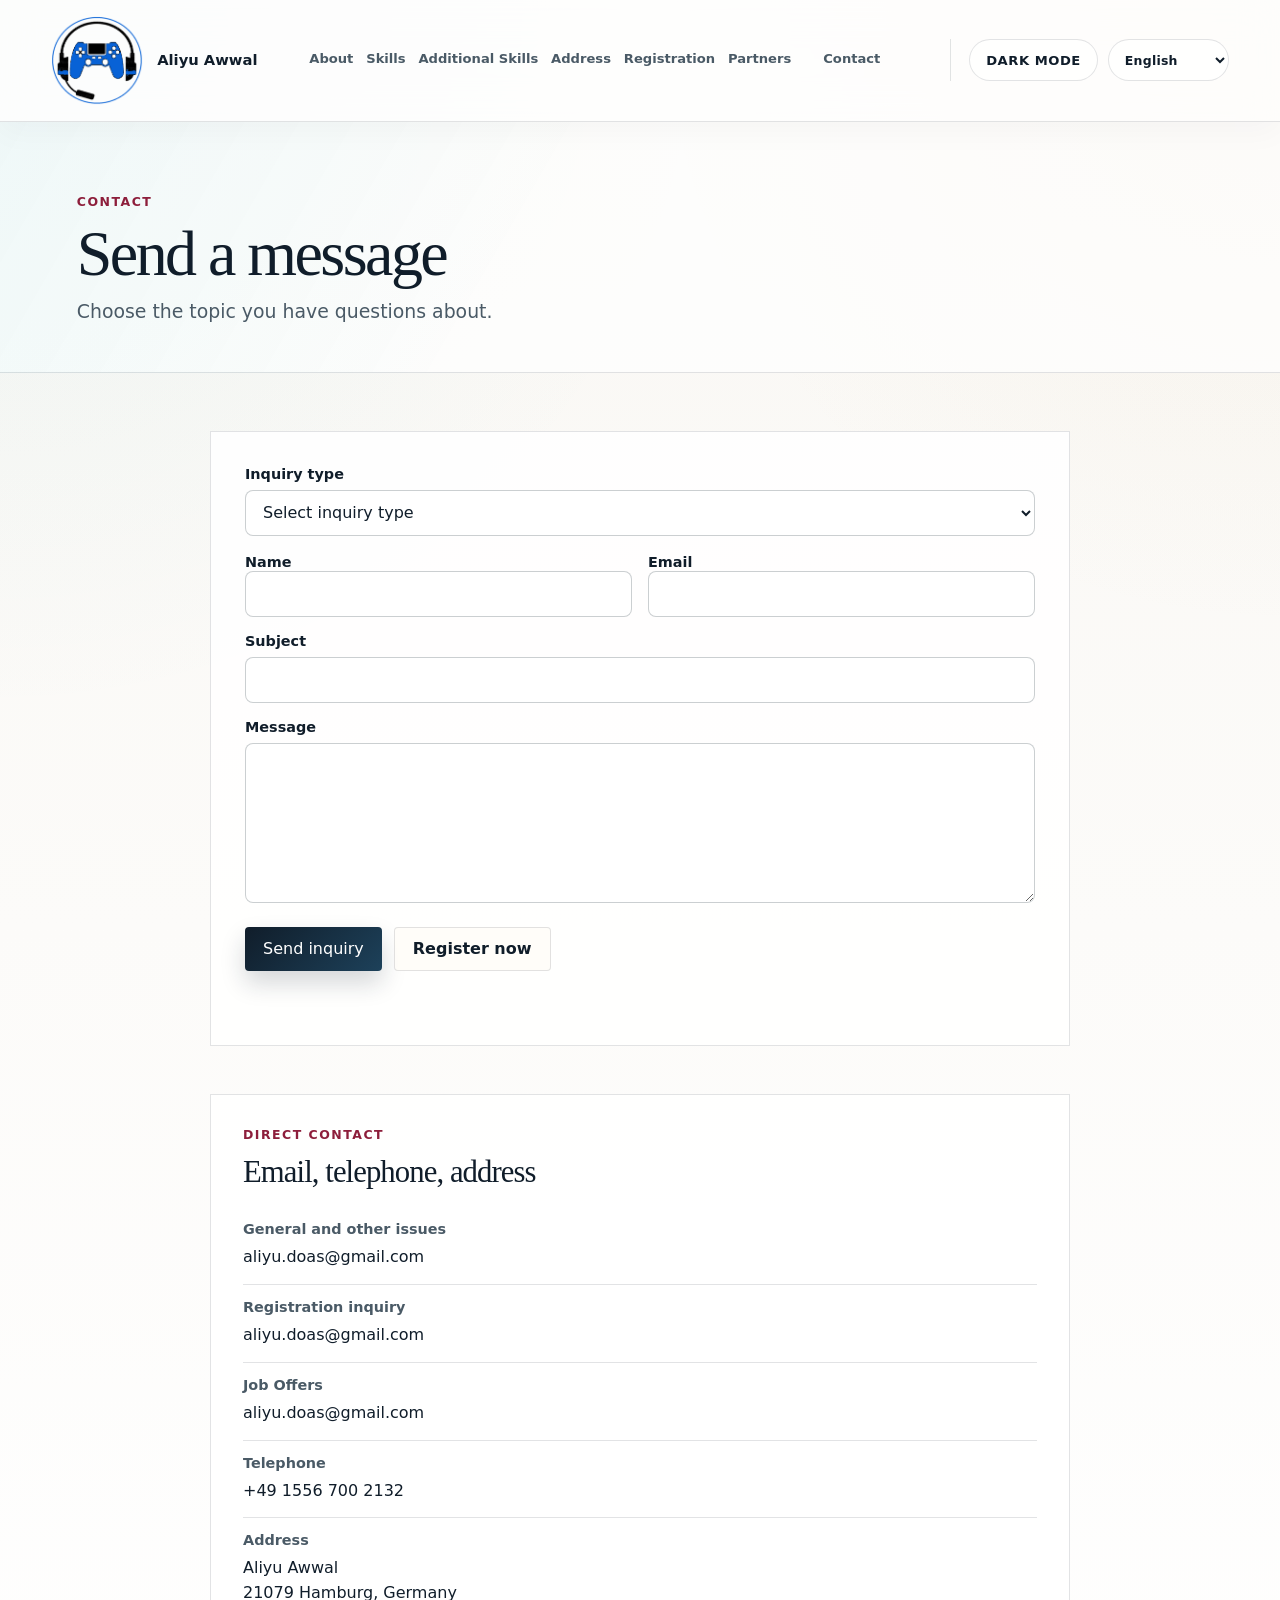
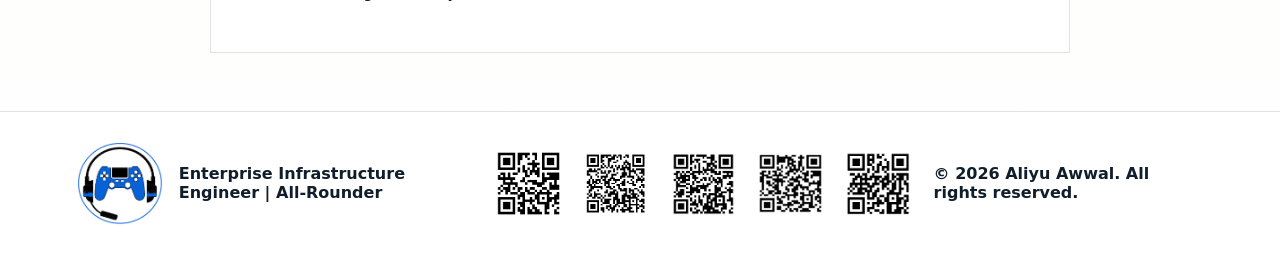
<file: contact.html>
<!doctype html>
<html lang="en">
  <head>
    <meta charset="utf-8">
    <meta name="viewport" content="width=device-width, initial-scale=1">
    <title>Contact Aliyu Awwal | Enterprise Infrastructure Engineer</title>
    <meta name="description" content="Contact Aliyu Awwal for enterprise infrastructure, IT support, operations, and professional opportunity inquiries.">
    <link rel="stylesheet" href="styles.css">
    <script src="scripts.js" defer></script>
    <script src="assets/forms.js" defer></script>
  </head>
  <body>
    <header class="site-header" aria-label="Conference header">
      <a class="brand" href="index.html#top" aria-label="Aliyu Awwal home">
        <img src="assets/gaminglogo.png" alt="Aliyu Awwal logo">
        <span>Aliyu Awwal</span>
      </a>

      <div class="nav-group">
        <nav aria-label="Primary navigation">
          <a href="index.html#about" data-i18n="nav.about">About</a>
          <a href="index.html#skills" data-i18n="nav.skills">Skills</a>
          <a href="index.html#additional-skills" data-i18n="nav.additionalSkills">Additional Skills</a>
          <a href="index.html#address" data-i18n="nav.address">Address</a>
          <a href="registration.html" data-i18n="nav.registration">Registration</a>
          <a href="index.html#partners" data-i18n="nav.partners">Partners</a>
        </nav>
        <a class="header-cta" href="contact.html" data-i18n="nav.contact">Contact</a>
      </div>

      <div class="header-controls">
        <button class="theme-toggle" id="theme-toggle" type="button" aria-label="Switch to dark mode" aria-pressed="false">
          <span class="theme-toggle-label">Dark mode</span>
        </button>
        <label class="language-switcher-wrap" for="language-switcher" aria-label="Select language">
          <span class="sr-only">Language</span>
          <select id="language-switcher" class="language-switcher" aria-label="Select language">
            <option value="en">English</option>
            <option value="de">Deutsch</option>
            <option value="pl">Polski</option>
            <option value="ar">العربية</option>
            <option value="fa">فارسی</option>
            <option value="fr">Français</option>
            <option value="es">Español</option>
            <option value="pt">Português</option>
            <option value="hi">हिन्दى</option>
          </select>
        </label>
      </div>
    </header>

    <main>
      <section class="page-hero compact">
        <p class="eyebrow" data-i18n="contact.kicker">Contact</p>
        <h1 data-i18n="contact.title">Send a message</h1>
        <p data-i18n="contact.subtitle">
          Choose the topic you have questions about.
        </p>
      </section>

      <section class="form-layout contact-layout">
        <form class="data-form" data-form-type="contact">
          <div class="form-row">
            <label for="topic" data-i18n="contact.topic">Inquiry type</label>
            <select id="topic" name="topic" required>
              <option value="" data-i18n="contact.topicSelect">Select inquiry type</option>
              <option value="General inquiry" data-email="aliyu.doas@gmail.com" data-i18n="contact.topicGeneral">General inquiry</option>
              <option value="Job Offers" data-email="aliyu.doas@gmail.com" data-i18n="contact.topicJobs">Job Offers</option>
              <option value="Registration inquiry" data-email="aliyu.doas@gmail.com" data-i18n="contact.topicRegistration">Registration inquiry</option>
              <option value="Other issues" data-email="aliyu.doas@gmail.com" data-i18n="contact.topicOther">Other issues</option>
            </select>
          </div>
          <div class="form-row two-columns">
            <div>
              <label for="name" data-i18n="contact.name">Name</label>
              <input id="name" name="name" type="text" autocomplete="name" required>
            </div>
            <div>
              <label for="email" data-i18n="contact.email">Email</label>
              <input id="email" name="email" type="email" autocomplete="email" required>
            </div>
          </div>
          <div class="form-row">
            <label for="subject" data-i18n="contact.subject">Subject</label>
            <input id="subject" name="subject" type="text" required>
          </div>
          <div class="form-row">
            <label for="message" data-i18n="contact.message">Message</label>
            <textarea id="message" name="message" rows="6" required></textarea>
          </div>
          <div class="form-actions">
            <button class="button primary" type="submit" data-i18n="contact.submit">Send inquiry</button>
            <a class="button secondary" href="registration.html" data-i18n="contact.registerNow">Register now</a>
          </div>
          <p class="form-status" role="status" aria-live="polite"></p>
        </form>

        <aside class="contact-panel" aria-labelledby="direct-contact-title">
          <p class="section-kicker" data-i18n="contact.panelKicker">Direct contact</p>
          <h2 id="direct-contact-title" data-i18n="contact.panelTitle">Email, telephone, address</h2>
          <div class="contact-list">
            <div>
              <span data-i18n="contact.generalIssues">General and other issues</span>
              <a href="mailto:aliyu.doas@gmail.com">aliyu.doas@gmail.com</a>
            </div>
            <div>
              <span data-i18n="contact.registrationIssues">Registration inquiry</span>
              <a href="mailto:aliyu.doas@gmail.com">aliyu.doas@gmail.com</a>
            </div>
            <div>
              <span data-i18n="contact.jobOffers">Job Offers</span>
              <a href="mailto:aliyu.doas@gmail.com">aliyu.doas@gmail.com</a>
            </div>
            <div>
              <span data-i18n="contact.telephone">Telephone</span>
              <a href="tel:+4915567002132">+49 1556 700 2132</a>
            </div>
            <div>
              <span data-i18n="contact.addressLabel">Address</span>
              <p data-i18n="contact.addressText">
                Aliyu Awwal<br>
                21079 Hamburg, Germany
              </p>
            </div>
          </div>
        </aside>
      </section>
    </main>

    <footer class="site-footer">
      <div>
        <img src="assets/gaminglogo.png" alt="calmadini logo">
        <p data-i18n="home.footerTitle">Enterprise  Infrastructure Engineer | All-Rounder</p>
      </div>
      <a href="mailto:aliyu.doas@gmail.com"><img src="assets/qrcodeemail.png" alt="Email QR code"></a>
      <a href="https://www.linkedin.com/in/aliyuawwal"><img src="assets/qrcodelinkedin.png" alt="LinkedIn QR code"></a>
      <a href="https://github.com/calmadini"><img src="assets/qrcodegithub.png" alt="GitHub QR code"></a>
      <a href="https://calmadini.github.io/aliyuawwal/"><img src="assets/qrcodeportfolio.png" alt="Portfolio QR code"></a>
      <a href="tel:+4915567002132"><img src="assets/qrcodephone.png" alt="Phone QR code"></a>

      <div><p>&copy; 2026 Aliyu Awwal. All rights reserved.</p></div>
    </footer>

    <script>
      (function () {
        const toggle = document.getElementById('theme-toggle');
        if (!toggle) return;

        const label = toggle.querySelector('.theme-toggle-label');

        function applyTheme(isDark) {
          document.body.classList.toggle('theme-dark', isDark);
          toggle.setAttribute('aria-pressed', String(isDark));
          toggle.setAttribute('aria-label', isDark ? 'Switch to light mode' : 'Switch to dark mode');
          if (label) {
            label.textContent = isDark ? 'Light mode' : 'Dark mode';
          }
          try {
            localStorage.setItem('portfolio-theme', isDark ? 'dark' : 'light');
          } catch (error) {
            // ignore storage issues for local file previews
          }
        }

        try {
          const savedTheme = localStorage.getItem('portfolio-theme');
          const prefersDark = window.matchMedia && window.matchMedia('(prefers-color-scheme: dark)').matches;
          applyTheme(savedTheme ? savedTheme === 'dark' : prefersDark);
        } catch (error) {
          applyTheme(false);
        }

        toggle.addEventListener('click', function () {
          applyTheme(!document.body.classList.contains('theme-dark'));
        });
      })();
    </script>
  </body>
</html>
</file>
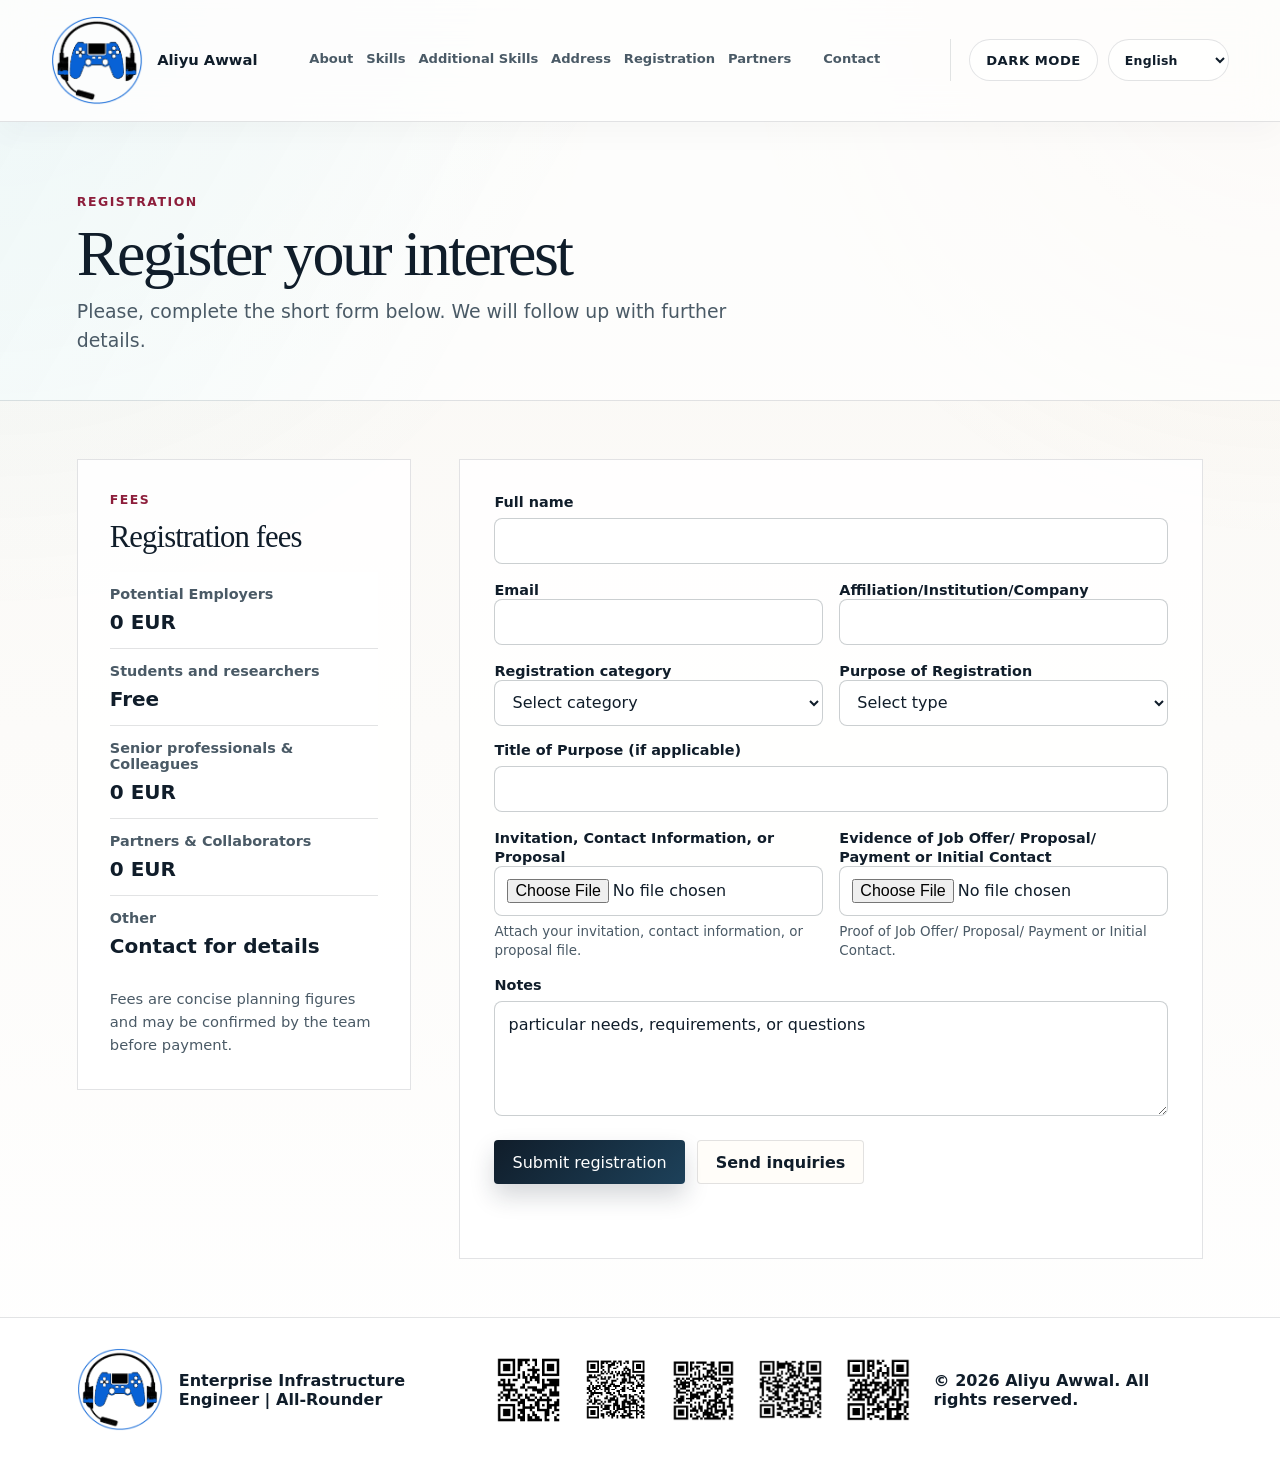
<file: registration.html>
<!doctype html>
<html lang="en">
  <head>
    <meta charset="utf-8">
    <meta name="viewport" content="width=device-width, initial-scale=1">
    <title>Register with Aliyu Awwal | Enterprise Infrastructure Engineer</title>
    <meta name="description" content="Register your interest with Aliyu Awwal for enterprise infrastructure, IT support, and operations opportunities across Germany and beyond.">
    <link rel="stylesheet" href="styles.css">
    <script src="scripts.js" defer></script>
    <script src="assets/forms.js" defer></script>
  </head>
  <body>
    <header class="site-header" aria-label="Portfolio header">
      <a class="brand" href="index.html#top" aria-label="Aliyu Awwal home">
        <img src="assets/gaminglogo.png" alt="Aliyu Awwal logo">
        <span>Aliyu Awwal</span>
      </a>

      <div class="nav-group">
        <nav aria-label="Primary navigation">
          <a href="index.html#about" data-i18n="nav.about">About</a>
          <a href="index.html#skills" data-i18n="nav.skills">Skills</a>
          <a href="index.html#additional-skills" data-i18n="nav.additionalSkills">Additional Skills</a>
          <a href="index.html#address" data-i18n="nav.address">Address</a>
          <a href="registration.html" data-i18n="nav.registration">Registration</a>
          <a href="index.html#partners" data-i18n="nav.partners">Partners</a>
        </nav>
        <a class="header-cta" href="contact.html" data-i18n="nav.contact">Contact</a>
      </div>

      <div class="header-controls">
        <button class="theme-toggle" id="theme-toggle" type="button" aria-label="Switch to dark mode" aria-pressed="false">
          <span class="theme-toggle-label">Dark mode</span>
        </button>
        <label class="language-switcher-wrap" for="language-switcher" aria-label="Select language">
          <span class="sr-only">Language</span>
          <select id="language-switcher" class="language-switcher" aria-label="Select language">
            <option value="en">English</option>
            <option value="de">Deutsch</option>
            <option value="pl">Polski</option>
            <option value="ar">العربية</option>
            <option value="fa">فارسی</option>
            <option value="fr">Français</option>
            <option value="es">Español</option>
            <option value="pt">Português</option>
            <option value="hi">हिन्दी</option>
          </select>
        </label>
      </div>
    </header>

    <main>
      <section class="page-hero compact">
        <p class="eyebrow" data-i18n="register.kicker">Registration</p>
        <h1 data-i18n="register.title">Register your interest</h1>
        <p data-i18n="register.subtitle">
          Please, complete the short form below. We will follow up with further details.
        </p>
      </section>

      <section class="form-layout">
        <aside class="fee-panel" aria-labelledby="fees-title">
          <p class="section-kicker" data-i18n="register.feesKicker">Fees</p>
          <h2 id="fees-title" data-i18n="register.feesTitle">Registration fees</h2>
          <div class="fee-list">
           
            <div>
              <span data-i18n="register.feeEmployer">Potential Employers</span>
              <strong data-i18n="register.feeEmployerValue">0 EUR</strong>
            </div>
             <div>
              <span data-i18n="register.feeStudents">Students and researchers</span>
              <strong data-i18n="register.feeStudentsValue">Free</strong>
            </div>
            <div>
              <span data-i18n="register.feeProfessionals">Senior professionals &amp; Colleagues</span>
              <strong data-i18n="register.feeProfessionalsValue">0 EUR</strong>
            </div>
            <div>
              <span data-i18n="register.feePartners">Partners &amp; Collaborators</span>
              <strong data-i18n="register.feePartnersValue">0 EUR</strong>
            </div>
            <div>
              <span data-i18n="register.feeOther">Other</span>
              <strong data-i18n="register.feeOtherValue">Contact for details</strong>
            </div>
          </div>
          <p class="small-note" data-i18n="register.feeNote">
            Fees are concise planning figures and may be confirmed by the team before payment.
          </p>
        </aside>

        <form class="data-form" data-form-type="registration">
          <div class="form-row">
            <label for="fullName" data-i18n="register.fullName">Full name</label>
            <input id="fullName" name="fullName" type="text" autocomplete="name" required>
          </div>
          <div class="form-row two-columns">
            <div>
              <label for="email" data-i18n="register.email">Email</label>
              <input id="email" name="email" type="email" autocomplete="email" required>
            </div>
            <div>
              <label for="affiliation" data-i18n="register.affiliation">Affiliation/Institution/Company</label>
              <input id="affiliation" name="affiliation" type="text" required>
            </div>
          </div>
          <div class="form-row two-columns">
            <div>
              <label for="category" data-i18n="register.category">Registration category</label>
              <select id="category" name="category" required>
                <option value="" data-i18n="register.categorySelect">Select category</option>
                <option value="Potential employer - 50 EUR">Potential employer - 0 EUR</option>
                <option value="Student or research assistant - free">Student or research assistant - free</option>
                <option value="Senior professional or colleague - 200 EUR">Senior professional or colleague - 0 EUR</option>
                <option value="Partner or collaborator - free">Partner or collaborator - 0 EUR</option>
                <option value="Other">Other</option>
              </select>
            </div>
            <div>
              <label for="purpose" data-i18n="register.purpose">Purpose of Registration</label>
              <select id="purpose" name="purpose" required>
                <option value="" data-i18n="register.purposeSelect">Select type</option>
                <option data-i18n="register.purposeTalk">Talk</option>
                <option data-i18n="register.purposeInvitation">Invitation</option>
                <option data-i18n="register.purposeCollaboration">Collaboration</option>
                <option data-i18n="register.purposeUndecided">Undecided</option>
              </select>
            </div>
          </div>
          <div class="form-row">
            <label for="title" data-i18n="register.titlePurpose">Title of Purpose (if applicable)</label>
            <input id="title" name="title" type="text">
          </div>
          <div class="form-row two-columns">
            <div>
              <label for="registrationFile" data-i18n="register.fileOne">Invitation, Contact Information, or Proposal</label>
              <input id="registrationFile" name="registrationFile" type="file" accept=".pdf,.doc,.docx,.ppt,.pptx">
              <p class="field-help" data-i18n="register.fileOneHelp">Attach your invitation, contact information, or proposal file.</p>
            </div>
            <div>
              <label for="evidenceFile" data-i18n="register.fileTwo">Evidence of Job Offer/ Proposal/ Payment or Initial Contact</label>
              <input id="evidenceFile" name="evidenceFile" type="file" accept=".pdf,.jpg,.jpeg,.png,.doc,.docx">
              <p class="field-help" data-i18n="register.fileTwoHelp">Proof of Job Offer/ Proposal/ Payment or Initial Contact.</p>
            </div>
          </div>
          <div class="form-row">
            <label for="notes" data-i18n="register.notes">Notes</label>
            <textarea id="notes" name="notes" rows="4" data-i18n="register.notesPlaceholder" placeholder="particular needs, requirements, or questions"></textarea>
          </div>
          <div class="form-actions">
            <button class="button primary" type="submit" data-i18n="register.submit">Submit registration</button>
            <a class="button secondary" href="contact.html" data-i18n="register.inquiries">Send inquiries</a>
          </div>
          <p class="form-status" role="status" aria-live="polite"></p>
        </form>
      </section>
    </main>

    <footer class="site-footer">
      <div>
        <img src="assets/gaminglogo.png" alt="calmadini logo">
        <p data-i18n="home.footerTitle">Enterprise  Infrastructure Engineer | All-Rounder</p>
      </div>
      <a href="mailto:aliyu.doas@gmail.com"><img src="assets/qrcodeemail.png" alt="Email QR code"></a>
      <a href="https://www.linkedin.com/in/aliyuawwal"><img src="assets/qrcodelinkedin.png" alt="LinkedIn QR code"></a>
      <a href="https://github.com/calmadini"><img src="assets/qrcodegithub.png" alt="GitHub QR code"></a>
      <a href="https://calmadini.github.io/aliyuawwal/"><img src="assets/qrcodeportfolio.png" alt="Portfolio QR code"></a>
      <a href="tel:+4915567002132"><img src="assets/qrcodephone.png" alt="Phone QR code"></a>

      <div><p>&copy; 2026 Aliyu Awwal. All rights reserved.</p></div>
    </footer>
    <script>
      (function () {
        const toggle = document.getElementById('theme-toggle');
        if (!toggle) return;

        const label = toggle.querySelector('.theme-toggle-label');

        function applyTheme(isDark) {
          document.body.classList.toggle('theme-dark', isDark);
          toggle.setAttribute('aria-pressed', String(isDark));
          toggle.setAttribute('aria-label', isDark ? 'Switch to light mode' : 'Switch to dark mode');
          if (label) {
            label.textContent = isDark ? 'Light mode' : 'Dark mode';
          }
          try {
            localStorage.setItem('portfolio-theme', isDark ? 'dark' : 'light');
          } catch (error) {
            // ignore storage issues for local file previews
          }
        }

        try {
          const savedTheme = localStorage.getItem('portfolio-theme');
          const prefersDark = window.matchMedia && window.matchMedia('(prefers-color-scheme: dark)').matches;
          applyTheme(savedTheme ? savedTheme === 'dark' : prefersDark);
        } catch (error) {
          applyTheme(false);
        }

        toggle.addEventListener('click', function () {
          applyTheme(!document.body.classList.contains('theme-dark'));
        });
      })();
    </script>
  </body>
</html>
</file>
<file: styles.css>
:root {
  --ink: #101d2a;
  --ink-soft: #4a5a66;
  --paper: #f7f4ee;
  --paper-strong: #ffffff;
  --line: rgba(16, 29, 42, 0.12);
  --teal: #0d9aa6;
  --teal-dark: #0b7380;
  --garnet: #8d1e3b;
  --gold: #c7a15a;
  --mist: #edf5f7;
  --shadow: 0 24px 80px rgba(16, 29, 42, 0.12);
  --page-bg: #f9f7f3;
  --surface: rgba(255, 255, 255, 0.78);
  --surface-strong: #ffffff;
  --surface-soft: rgba(237, 245, 247, 0.72);
  --hero-overlay: linear-gradient(120deg, rgba(15, 31, 52, 0.82), rgba(15, 80, 112, 0.68));
  --muted: #5c6d78;
  font-family: Inter, ui-sans-serif, system-ui, -apple-system, BlinkMacSystemFont, "Segoe UI", sans-serif;
  color: var(--ink);
  background: var(--page-bg);
}

body.theme-dark {
  --ink: #f3efe8;
  --ink-soft: #d5dfe7;
  --paper: #0c1117;
  --paper-strong: #111a23;
  --line: rgba(255, 255, 255, 0.12);
  --teal: #6dd9e4;
  --teal-dark: #8ae4f3;
  --garnet: #da8ca0;
  --gold: #d4b06a;
  --mist: #16262f;
  --shadow: 0 30px 80px rgba(0, 0, 0, 0.38);
  --page-bg: #0b1015;
  --surface: rgba(17, 26, 35, 0.9);
  --surface-strong: #101a23;
  --surface-soft: rgba(18, 34, 43, 0.86);
  --hero-overlay: linear-gradient(120deg, rgba(9, 12, 16, 0.9), rgba(20, 35, 45, 0.82));
  --muted: #c9d4db;
}

* {
  box-sizing: border-box;
}

html {
  scroll-behavior: smooth;
}

body {
  margin: 0;
  background:
    radial-gradient(circle at top left, rgba(13, 154, 166, 0.06), transparent 32%),
    radial-gradient(circle at top right, rgba(199, 161, 90, 0.08), transparent 28%),
    linear-gradient(180deg, var(--page-bg) 0%, #ffffff 100%);
  color: var(--ink);
}

body.theme-dark {
  background:
    radial-gradient(circle at top left, rgba(109, 217, 228, 0.08), transparent 28%),
    radial-gradient(circle at top right, rgba(212, 176, 106, 0.1), transparent 24%),
    linear-gradient(180deg, var(--page-bg) 0%, #0d141b 100%);
  color: var(--ink);
}

a {
  color: inherit;
  text-decoration: none;
}

img {
  display: block;
  max-width: 100%;
}

.site-header {
  position: sticky;
  top: 0;
  z-index: 20;
  display: flex;
  align-items: center;
  justify-content: space-between;
  gap: 18px;
  min-height: 76px;
  padding: 16px clamp(20px, 4vw, 64px);
  border-bottom: 1px solid var(--line);
  background: rgba(255, 255, 255, 0.82);
  backdrop-filter: blur(18px);
  box-shadow: 0 10px 30px rgba(20, 36, 49, 0.03);
}

.nav-group {
  display: flex;
  align-items: center;
  justify-content: center;
  flex: 1 1 auto;
  gap: 12px;
  min-width: 0;
}

.header-controls {
  display: flex;
  align-items: center;
  justify-content: flex-end;
  gap: 10px;
  padding-left: 18px;
  border-left: 1px solid var(--line);
  flex-shrink: 0;
}

body.theme-dark .site-header {
  background: rgba(9, 14, 19, 0.9);
  border-bottom-color: rgba(255, 255, 255, 0.08);
  box-shadow: 0 14px 32px rgba(0, 0, 0, 0.24);
}

body.theme-dark .brand span,
body.theme-dark nav,
body.theme-dark nav a,
body.theme-dark .header-cta,
body.theme-dark .theme-toggle,
body.theme-dark .header-controls {
  color: #edf6fb;
}

body.theme-dark nav {
  color: #dfeaf2;
}

body.theme-dark nav a:hover,
body.theme-dark nav a:focus-visible,
body.theme-dark .site-footer a:hover {
  color: #9feaf3;
}

.brand {
  display: flex;
  align-items: center;
  gap: 14px;
  min-width: 170px;
  flex-shrink: 0;
  font-weight: 750;
}

.brand img {
  width: 92px;
}

.brand span {
  max-width: 220px;
  font-size: 0.92rem;
  line-height: 1.1;
}

.language-switcher-wrap {
  display: inline-flex;
  align-items: center;
  justify-content: center;
  min-height: 42px;
  padding: 0;
}

.language-switcher {
  min-width: 96px;
  min-height: 42px;
  padding: 0 12px;
  border: 1px solid var(--line);
  border-radius: 999px;
  background: rgba(255, 255, 255, 0.7);
  color: var(--ink);
  font: inherit;
  font-size: 0.78rem;
  font-weight: 780;
  letter-spacing: 0.02em;
  text-transform: none;
  cursor: pointer;
}

html[dir="rtl"] body {
  direction: rtl;
  text-align: right;
}

html[dir="rtl"] .site-header,
html[dir="rtl"] nav,
html[dir="rtl"] .brand,
html[dir="rtl"] .hero-content,
html[dir="rtl"] .section-heading,
html[dir="rtl"] .form-row,
html[dir="rtl"] .form-actions,
html[dir="rtl"] .address-dialog-actions {
  direction: rtl;
}

body.theme-dark .language-switcher {
  border-color: rgba(255, 255, 255, 0.1);
  background: rgba(17, 26, 35, 0.96);
  color: #edf6fb;
}

nav {
  display: flex;
  align-items: center;
  justify-content: center;
  gap: clamp(10px, 1vw, 18px);
  color: var(--ink-soft);
  font-size: 0.82rem;
  font-weight: 650;
  white-space: nowrap;
}

.nav-group .header-cta {
  margin-left: 2px;
  padding-bottom: 4px;
  border: none;
  background: transparent;
  box-shadow: none;
  border-radius: 0;
  color: var(--ink-soft);
  font-size: 0.82rem;
  font-weight: 650;
  white-space: nowrap;
}

nav a,
.nav-group .header-cta {
  position: relative;
  padding-bottom: 4px;
  transition: color 0.2s ease;
}

nav a::after,
.nav-group .header-cta::after {
  content: "";
  position: absolute;
  left: 0;
  bottom: -2px;
  width: 100%;
  height: 2px;
  background: linear-gradient(90deg, var(--teal), var(--gold));
  transform: scaleX(0);
  transform-origin: left;
  transition: transform 0.2s ease;
}

nav a:hover::after,
nav a:focus-visible::after,
.nav-group .header-cta:hover::after,
.nav-group .header-cta:focus-visible::after {
  transform: scaleX(1);
}

nav a:hover,
.nav-group .header-cta:hover,
.site-footer a:hover {
  color: var(--teal-dark);
}

.header-cta,
.button {
  display: inline-flex;
  align-items: center;
  justify-content: center;
  min-height: 44px;
  padding: 0 18px;
  border-radius: 4px;
  font-weight: 760;
}

body.theme-dark .header-cta {
  color: #edf6fb;
}

.theme-toggle {
  display: inline-flex;
  align-items: center;
  justify-content: center;
  min-height: 42px;
  padding: 0 16px;
  border: 1px solid var(--line);
  border-radius: 999px;
  background: rgba(255, 255, 255, 0.7);
  color: var(--ink);
  font: inherit;
  font-size: 0.82rem;
  font-weight: 760;
  letter-spacing: 0.04em;
  text-transform: uppercase;
  cursor: pointer;
  transition: transform 0.2s ease, border-color 0.2s ease, background 0.2s ease;
}

body.theme-dark .page-hero,
body.theme-dark .fee-panel,
body.theme-dark .contact-panel,
body.theme-dark .data-form,
body.theme-dark .site-footer,
body.theme-dark .logo-wall img,
body.theme-dark .details-grid article,
body.theme-dark .skill-list article,
body.theme-dark .timeline article,
body.theme-dark .tech-panel,
body.theme-dark .additional-skills,
body.theme-dark .hero-meta,
body.theme-dark .hero-copy {
  background: var(--surface);
  color: var(--ink);
}

body.theme-dark .hero-meta,
body.theme-dark .hero-copy {
  border-color: rgba(255, 255, 255, 0.08);
  box-shadow: 0 18px 42px rgba(0, 0, 0, 0.24);
}

body.theme-dark .hero-copy p,
body.theme-dark .hero-meta p,
body.theme-dark .hero-meta span,
body.theme-dark .hero-role h1,
body.theme-dark .hero-role .eyebrow,
body.theme-dark .hero-copy .eyebrow {
  color: #edf6fb;
}

.theme-toggle:hover {
  transform: translateY(-1px);
  border-color: rgba(13, 154, 166, 0.35);
}

.sr-only {
  position: absolute;
  width: 1px;
  height: 1px;
  padding: 0;
  margin: -1px;
  overflow: hidden;
  clip: rect(0, 0, 0, 0);
  white-space: nowrap;
  border: 0;
}

body.theme-dark .theme-toggle {
  border-color: rgba(255, 255, 255, 0.1);
  background: rgba(17, 26, 35, 0.96);
  color: #edf6fb;
  box-shadow: inset 0 1px 0 rgba(255, 255, 255, 0.04), 0 8px 18px rgba(0, 0, 0, 0.18);
}

body.theme-dark .theme-toggle:hover {
  border-color: rgba(159, 234, 243, 0.5);
  color: #ffffff;
}


/* Hero Section */
.hero-banner {
  position: relative;
  overflow: hidden;
  padding: clamp(72px, 10vw, 128px) clamp(20px, 6vw, 96px);
  background:
    var(--hero-overlay),
    url("assets/hero-bg.jpg") center / cover no-repeat;
  color: #ffffff;
  text-align: center;
  border-bottom: 1px solid rgba(255, 255, 255, 0.08);
}

.hero-banner .hero-content {
  max-width: 860px;
  margin: 0 auto;
}

.hero-banner h1,
.hero-banner p {
  color: #ffffff;
}

.hero-banner .highlight {
  color: var(--gold);
}

.hero {
  position: relative;
  overflow: hidden;
  display: grid;
  grid-template-columns: minmax(0, 1fr) minmax(320px, 0.88fr);
  align-items: start;
  gap: clamp(24px, 4vw, 48px);
  min-height: min(760px, calc(100vh - 76px));
  padding: clamp(52px, 8vw, 96px) clamp(20px, 6vw, 96px) clamp(36px, 5vw, 64px);
  background: linear-gradient(180deg, rgba(255, 255, 255, 0.98), rgba(245, 247, 246, 0.9));
}

body.theme-dark .hero {
  background: linear-gradient(180deg, rgba(11, 17, 23, 0.98), rgba(15, 24, 32, 0.96));
}


.hero-section {
    padding: 60px 0;
    background: #f8f9fa;
}


.hero h1 { 
  font-size: 3rem; font-family: 'Gill Sans', 'Gill Sans MT', Calibri, 'Trebuchet MS', sans-serif; margin-bottom: 20px; color: var(--ink);}

body.theme-dark .hero h1,
body.theme-dark .hero-role h1,
body.theme-dark h1,
body.theme-dark h2,
body.theme-dark h3 {
  color: #fffaf4;
}

.hero-cta-container {
    display: flex;
    flex-wrap: wrap;
    gap: 28px;
    justify-content: center;
    align-items: center;
    margin-top: 28px;
}

.hero-btns {
    display: flex;
    flex-wrap: wrap;
    gap: 14px;
    justify-content: center;
    align-items: center;
}


.btn-nav-cta {
  background: var(--teal) !important;
    color: #fff !important;
    font-weight: 600;
    border-radius: 8px;
}

.btn-nav-cta:hover {
  background: var(--teal-dark) !important;
    color: #fff !important;
}

.hero::before {
  content: "";
  position: absolute;
  inset: 10% 0 auto auto;
  width: min(42vw, 610px);
  aspect-ratio: 1;
  border: 1px solid rgba(0, 35, 189, 0.22);
  border-radius: 50%;
  transform: translate(26%, -6%);
  pointer-events: none;
}

.hero-art {
  position: absolute;
  top: clamp(94px, 12vw, 150px);
  right: clamp(-190px, -9vw, -70px);
  width: min(64vw, 760px);
  opacity: 0.14;
  filter: contrast(1.1);
  pointer-events: none;
}

.hero-content {
  position: relative;
  max-width: 980px;
}

.tech-panel {
  position: relative;
  z-index: 1;
}

.hero-content h1,
.hero-content p {
    margin-left: auto;
    margin-right: auto;
}

.hero-meta {
  display: grid;
  gap: 18px;
  margin-bottom: 28px;
  padding: 18px 20px;
  border: 1px solid rgba(20, 36, 49, 0.08);
  border-radius: 22px;
  background: rgba(255, 255, 255, 0.62);
  box-shadow: 0 12px 28px rgba(20, 36, 49, 0.04);
}

body.theme-dark .hero-meta {
  border-color: rgba(255, 255, 255, 0.09);
  background: rgba(15, 23, 30, 0.92);
  box-shadow: 0 18px 42px rgba(0, 0, 0, 0.26);
}

.hero-role {
  display: grid;
  gap: 8px;
}

.hero-role h2 {
  margin-bottom: 0;
  color: var(--ink);
  font-size: clamp(1.45rem, 2.7vw, 2.35rem);
}

.hero-tags {
  display: flex;
  flex-wrap: wrap;
  gap: 10px;
}

.hero-role h1 {
  margin-bottom: 0;
  font-size: clamp(1.7rem, 3.2vw, 2.8rem);
  line-height: 1.12;
}

.eyebrow,
.section-kicker {
  margin: 0 0 14px;
  color: var(--garnet);
  font-size: 0.78rem;
  font-weight: 850;
  letter-spacing: 0.12em;
  text-transform: uppercase;
}

h1,
h2,
h3,
p {
  margin-top: 0;
}

h1 {
  max-width: 840px;
  margin-bottom: 20px;
  font-family: Georgia, "Times New Roman", serif;
  font-size: clamp(2.9rem, 6.4vw, 6.4rem);
  font-weight: 500;
  line-height: 0.98;
  letter-spacing: -0.04em;
}

.hero-meta span {
  padding: 10px 13px;
  border: 1px solid rgba(20, 36, 49, 0.12);
  border-radius: 999px;
  background: linear-gradient(180deg, rgba(255, 255, 255, 0.95), rgba(223, 239, 240, 0.55));
  color: var(--ink);
  font-size: 0.9rem;
  font-weight: 720;
  letter-spacing: 0.01em;
}

body.theme-dark .hero-meta span {
  border-color: rgba(255, 255, 255, 0.08);
  background: rgba(18, 30, 38, 0.95);
  color: #edf6fb;
}

.hero-copy {
  display: grid;
  gap: 12px;
  max-width: 760px;
  margin-bottom: 24px;
  padding: clamp(18px, 2vw, 24px);
  border: 1px solid rgba(20, 36, 49, 0.07);
  border-left: 4px solid var(--gold);
  border-radius: 20px;
  background: linear-gradient(135deg, rgba(255, 255, 255, 0.9), rgba(223, 239, 240, 0.52));
  color: var(--ink-soft);
  font-size: clamp(1.03rem, 1.8vw, 1.2rem);
  line-height: 1.7;
}

body.theme-dark .hero-copy {
  border-color: rgba(255, 255, 255, 0.08);
  background: rgba(15, 23, 30, 0.92);
  color: #edf6fb;
}

.hero-copy p {
  margin-bottom: 0;
}

.hero-copy .eyebrow {
  margin-bottom: 0;
}

.hero-actions {
  display: flex;
  flex-wrap: wrap;
  gap: 12px;
}

.hero .button.secondary,
.address-dialog .button.secondary {
  background: rgba(255, 255, 255, 0.84);
}


/* Slideshows */
.slideshow-section {
    padding: 60px 0;
}

.slideshow-section .section-title {
    margin-bottom: 28px;
    font-size: clamp(1.85rem, 3vw, 3.4rem);
    text-align: center;
}

.slideshow {
    position: relative;
    overflow: hidden;
    border-radius: 28px;
    border: 1px solid rgba(20, 36, 49, 0.08);
    box-shadow: 0 28px 70px rgba(15, 23, 42, 0.12);
    max-width: 1100px;
    margin: 0 auto;
  aspect-ratio: 11 / 4.6;
  min-height: 280px;
}

.slide {
    position: absolute;
    inset: 0;
    opacity: 0;
    transition: opacity 0.8s ease;
}

.slide.active {
    opacity: 1;
}

.slide img {
    width: 100%;
  height: 100%;
    object-fit: cover;
    display: block;
}

.slide-btn {
    position: absolute;
    top: 50%;
    transform: translateY(-50%);
    width: 48px;
    height: 48px;
    border: 1px solid rgba(20, 36, 49, 0.08);
    border-radius: 50%;
    background: rgba(255, 255, 255, 0.9);
    color: var(--ink);
    font-size: 1.5rem;
    cursor: pointer;
    box-shadow: 0 12px 26px rgba(46, 78, 153, 0.14);
    transition: transform 0.2s ease, background 0.2s ease, box-shadow 0.2s ease;
}

.slide-btn:hover {
    transform: translateY(-50%) scale(1.05);
    background: white;
}

.slide-btn.prev {
    left: 16px;
}

.slide-btn.next {
    right: 16px;
}

.slide-dots {
    position: absolute;
    left: 50%;
    bottom: 16px;
    transform: translateX(-50%);
    display: flex;
    gap: 10px;
}

.slide-dot {
    width: 12px;
    height: 12px;
    border-radius: 50%;
    border: none;
    background: rgba(255, 255, 255, 0.65);
    cursor: pointer;
    transition: background 0.2s ease, transform 0.2s ease;
}

.slide-dot.active,
.slide-dot:hover {
  background: var(--teal);
    transform: scale(1.1);
}

@media (max-width: 900px) {
    .slide img {
        height: 360px;
    }
}

@media (max-width: 640px) {
    .slide img {
        height: 280px;
    }

    .slide-btn {
        width: 40px;
        height: 40px;
        font-size: 1.3rem;
    }
}


/* Reusable Button Styles */

.button.primary {
  background: linear-gradient(135deg, var(--ink), #1d415a);
  color: var(--paper-strong);
  box-shadow: 0 12px 24px rgba(20, 36, 49, 0.18);
}

.button.primary:hover {
  background: linear-gradient(135deg, var(--garnet), #7d162f);
}

.button.secondary {
  border: 1px solid var(--line);
  background: rgba(255, 253, 248, 0.78);
}

.tech-panel {
  display: grid;
  gap: 18px;
  align-content: start;
  width: 100%;
  padding: clamp(20px, 2.8vw, 30px);
  border: 1px solid rgba(20, 36, 49, 0.08);
  border-radius: 28px;
  background: linear-gradient(180deg, rgba(255, 255, 255, 0.96), rgba(242, 247, 249, 0.92));
  box-shadow: 0 26px 70px rgba(20, 36, 49, 0.12);
  border-top: 4px solid rgba(13, 154, 166, 0.7);
}

.tech-panel-heading h2 {
  margin-bottom: 0;
}

.tech-gallery {
  display: grid;
  grid-template-columns: repeat(auto-fit, minmax(110px, 1fr));
  gap: 12px;
}

.tech-card {
  display: grid;
  gap: 10px;
  justify-items: center;
  padding: 12px;
  border: 1px solid rgba(20, 36, 49, 0.1);
  border-radius: 18px;
  background: rgba(255, 255, 255, 0.88);
  text-align: center;
  transition: transform 0.2s ease, box-shadow 0.2s ease, border-color 0.2s ease;
}

.tech-card:hover {
  transform: translateY(-2px);
  border-color: rgba(0, 174, 189, 0.34);
  box-shadow: 0 14px 28px rgba(20, 36, 49, 0.12);
}

.tech-card img {
  width: 100%;
  aspect-ratio: 1;
  object-fit: contain;
  padding: 14px;
  border-radius: 14px;
  background: linear-gradient(180deg, rgba(223, 239, 240, 0.9), rgba(255, 255, 255, 0.95));
}

.tech-card span {
  color: var(--ink);
  font-size: 0.85rem;
  font-weight: 750;
}

.address-dialog {
  width: min(92vw, 640px);
  border: none;
  border-radius: 28px;
  padding: 0;
  box-shadow: 0 30px 80px rgba(20, 36, 49, 0.32);
  background: transparent;
}

.address-dialog::backdrop {
  background: rgba(15, 31, 52, 0.58);
  backdrop-filter: blur(10px);
}

.address-dialog-card {
  display: grid;
  gap: 16px;
  padding: clamp(22px, 3vw, 34px);
  border-radius: 28px;
  background: var(--paper-strong);
}

.address-dialog-card p {
  margin-bottom: 0;
  color: var(--ink-soft);
  line-height: 1.6;
}

.address-dialog-actions {
  display: flex;
  flex-wrap: wrap;
  gap: 12px;
}

.intro-band,
.details-grid,
.split-section,
.availability-section,
.address-section,
.partners {
  padding: clamp(40px, 5.6vw, 74px) clamp(20px, 6vw, 96px);
}

.intro-band {
  display: grid;
  grid-template-columns: minmax(260px, 0.8fr) minmax(300px, 1fr);
  gap: clamp(24px, 4.5vw, 56px);
  border-top: 1px solid var(--line);
  border-bottom: 1px solid var(--line);
  background: linear-gradient(180deg, rgba(255, 255, 255, 0.8), rgba(242, 247, 248, 0.82));
  box-shadow: inset 0 1px 0 rgba(255,255,255,0.5);
}

body.theme-dark .intro-band,
body.theme-dark .details-grid article,
body.theme-dark .skill-list article,
body.theme-dark .timeline article,
body.theme-dark .tech-panel,
body.theme-dark .additional-skills,
body.theme-dark .address-dialog-card {
  background: var(--surface);
  color: var(--ink);
}

h2 {
  margin-bottom: 0;
  font-family: Georgia, "Times New Roman", serif;
  font-size: clamp(1.75rem, 3.1vw, 3.15rem);
  font-weight: 500;
  line-height: 1.08;
  letter-spacing: -0.03em;
}

.intro-band > p {
  margin-bottom: 0;
  color: var(--ink-soft);
  font-size: clamp(1.02rem, 1.6vw, 1.18rem);
  line-height: 1.62;
}

.details-grid {
  display: grid;
  grid-template-columns: repeat(3, minmax(0, 1fr));
  gap: 1px;
  background: var(--ink);
  padding-top: 1px;
  padding-bottom: 1px;
}

.details-grid article {
  min-height: 220px;
  padding: clamp(22px, 3.2vw, 36px);
  background: var(--paper);
}

.details-grid span {
  display: block;
  margin-bottom: 34px;
  color: var(--gold);
  font-family: Georgia, "Times New Roman", serif;
  font-size: 2.5rem;
}

h3 {
  margin-bottom: 14px;
  font-size: 1.1rem;
}

.details-grid p,
.skill-list p,
.timeline p {
  margin-bottom: 0;
  color: var(--ink-soft);
  line-height: 1.62;
}

.split-section,
.availability-section {
  display: grid;
  grid-template-columns: minmax(240px, 0.42fr) minmax(0, 1fr);
  gap: clamp(24px, 5vw, 64px);
  align-items: start;
}

.additional-skills {
  padding: clamp(40px, 5.6vw, 74px) clamp(20px, 6vw, 96px);
  border: 1px solid rgba(20, 36, 49, 0.08);
  border-radius: 32px;
  background: linear-gradient(180deg, rgba(255, 255, 255, 0.98), rgba(239, 247, 248, 0.9));
  box-shadow: 0 28px 80px rgba(16, 29, 42, 0.08);
  border-top: 4px solid rgba(199, 161, 90, 0.7);
}

.additional-skills-content {
  display: grid;
  gap: 18px;
}

.section-heading {
  position: sticky;
  top: 102px;
}

.section-intro {
  margin: 0;
  padding: 18px 20px;
  border: 1px solid rgba(0, 174, 189, 0.16);
  border-radius: 18px;
  background: linear-gradient(135deg, rgba(0, 174, 189, 0.08), rgba(199, 156, 71, 0.06));
  color: var(--ink-soft);
  font-size: 1.03rem;
  line-height: 1.7;
}

.skill-list,
.timeline {
  display: grid;
  gap: 1px;
  background: var(--line);
  border: 1px solid var(--line);
  border-radius: 18px;
  overflow: hidden;
}

.skill-list article,
.timeline article {
  padding: clamp(20px, 2.4vw, 30px);
  background: rgba(255, 255, 255, 0.82);
}

.skill-list article:hover {
  background: var(--paper-strong);
}

.timeline time {
  display: block;
  margin-bottom: 12px;
  color: var(--garnet);
  font-weight: 850;
}

.address-section {
  display: grid;
  grid-template-columns: minmax(260px, 0.72fr) minmax(300px, 1fr);
  gap: clamp(24px, 4.5vw, 56px);
  align-items: stretch;
  background: var(--ink);
  color: var(--paper-strong);
}

.address-section h2 {
  font-size: clamp(1.85rem, 3vw, 3.4rem);
}

.address-section .section-kicker {
  color: var(--gold);
}

.address-copy address {
  margin: 22px 0;
  color: rgba(255, 253, 248, 0.72);
  font-style: normal;
  font-size: clamp(1.1rem, 2vw, 1.35rem);
  line-height: 1.65;
}

.address-section .button.secondary {
  color: var(--paper-strong);
  background: transparent;
  border-color: rgba(255, 253, 248, 0.34);
}

.address-panel {
  display: grid;
  align-content: start;
  gap: 4px;
  min-height: auto;
  min-width: auto;
  padding: clamp(10px, 10px, 10px);
  background: rgba(221, 216, 216, 0.356);
  color: var(--ink);
}

.address-panel img {
  width: min(190px, 48%);
  height: auto;
}

dl {
  display: grid;
  gap: 1px;
  margin: 0;
  background: var(--line);
}

dl div {
  display: grid;
  grid-template-columns: 140px 1fr;
  gap: 22px;
  padding: 16px 0;
  background: var(--paper-strong);
}

dt {
  color: var(--teal-dark);
  font-size: 0.86rem;
  font-weight: 850;
  text-transform: uppercase;
}

dd {
  margin: 0;
  color: var(--ink);
  font-size: clamp(1rem, 1.25vw, 1.14rem);
  font-weight: 560;
  line-height: 1.45;
}

.partners {
  background: var(--paper-strong);
}

.partners .section-heading {
  position: static;
  max-width: 720px;
  margin-bottom: 28px;
}

.partners h2 {
  font-size: clamp(1.85rem, 3.2vw, 3.5rem);
}

.page-hero {
  position: relative;
  overflow: hidden;
  padding: clamp(44px, 6vw, 72px) clamp(20px, 6vw, 96px) clamp(28px, 4vw, 46px);
  border-bottom: 1px solid var(--line);
  background:
    linear-gradient(120deg, rgba(0, 174, 189, 0.045), transparent 42%),
    rgba(255, 255, 255, 0.72);
}

.page-hero::after {
  content: "";
  position: absolute;
  right: clamp(-220px, -10vw, -80px);
  top: 24px;
  width: min(52vw, 520px);
  aspect-ratio: 1;
  /* background: url("assets/csmlogo.png") center / contain no-repeat; */
  opacity: 0.08;
  pointer-events: none;
}

.page-hero.compact h1 {
  max-width: 760px;
  margin-bottom: 12px;
  font-size: clamp(2.4rem, 5vw, 4.8rem);
}

.page-hero p:not(.eyebrow) {
  position: relative;
  max-width: 680px;
  margin-bottom: 0;
  color: var(--ink-soft);
  font-size: clamp(1rem, 1.5vw, 1.18rem);
  line-height: 1.5;
}

.form-layout {
  display: grid;
  grid-template-columns: minmax(280px, 0.45fr) minmax(0, 1fr);
  gap: clamp(22px, 3.8vw, 48px);
  align-items: start;
  padding: clamp(32px, 5vw, 58px) clamp(20px, 6vw, 96px);
}

.contact-layout {
  grid-template-columns: minmax(0, 860px);
  justify-content: center;
}

.data-form,
.fee-panel,
.contact-panel {
  border: 1px solid var(--line);
  background: rgba(255, 255, 255, 0.9);
}

body.theme-dark .data-form,
body.theme-dark .fee-panel,
body.theme-dark .contact-panel {
  background: linear-gradient(180deg, rgba(17, 26, 35, 0.96), rgba(12, 18, 22, 0.94));
  border-color: rgba(255, 255, 255, 0.08);
  box-shadow: 0 18px 40px rgba(0, 0, 0, 0.18);
}

.data-form {
  display: grid;
  gap: 16px;
  padding: clamp(22px, 3vw, 34px);
}

.fee-panel,
.contact-panel {
  padding: clamp(22px, 3vw, 32px);
}

.fee-panel h2,
.contact-panel h2 {
  margin-bottom: 18px;
  font-size: clamp(1.65rem, 2.4vw, 2.45rem);
}

.fee-list,
.contact-list {
  display: grid;
  gap: 1px;
  background: var(--line);
}

.fee-list div,
.contact-list div {
  display: grid;
  gap: 8px;
  padding: 14px 0;
  background: var(--paper-strong);
}

.fee-list span,
.contact-list span {
  color: var(--ink-soft);
  font-size: 0.9rem;
  font-weight: 760;
}

.fee-list strong {
  font-size: 1.25rem;
}

.contact-list a,
.contact-list p {
  margin: 0;
  color: var(--ink);
  line-height: 1.55;
}

.small-note {
  margin: 16px 0 0;
  color: var(--ink-soft);
  font-size: 0.92rem;
  line-height: 1.55;
}

.form-row {
  display: grid;
  gap: 8px;
}

.two-columns {
  grid-template-columns: repeat(2, minmax(0, 1fr));
  gap: 16px;
}

label {
  color: var(--ink);
  font-size: 0.9rem;
  font-weight: 780;
}

body.theme-dark label,
body.theme-dark .section-kicker,
body.theme-dark h2,
body.theme-dark h1,
body.theme-dark .page-hero p,
body.theme-dark .small-note,
body.theme-dark .field-help,
body.theme-dark .fee-list span,
body.theme-dark .contact-list span,
body.theme-dark .contact-list p,
body.theme-dark .fee-list strong,
body.theme-dark .page-hero,
body.theme-dark .form-status {
  color: #edf6fb;
}

body.theme-dark .page-hero p:not(.eyebrow),
body.theme-dark .small-note,
body.theme-dark .field-help,
body.theme-dark .contact-list span,
body.theme-dark .fee-list span {
  color: #bfd0db;
}

input,
select,
textarea {
  width: 100%;
  border: 1px solid rgba(20, 36, 49, 0.22);
  border-radius: 8px;
  background: white;
  color: var(--ink);
  font: inherit;
  line-height: 1.4;
}

body.theme-dark input,
body.theme-dark select,
body.theme-dark textarea {
  border: 1px solid rgba(255, 255, 255, 0.1);
  border-radius: 10px;
  background: rgba(9, 15, 20, 0.9);
  box-shadow: inset 0 1px 0 rgba(255, 255, 255, 0.02);
  color: #edf6fb;
}

input,
select {
  min-height: 46px;
  padding: 0 13px;
}

input[type="file"] {
  display: block;
  min-height: auto;
  padding: 12px;
  background: #ffffff;
  cursor: pointer;
}

textarea {
  resize: vertical;
  min-height: 104px;
  padding: 12px 13px;
}

input:focus,
select:focus,
textarea:focus {
  outline: none;
  border-color: rgba(109, 217, 228, 0.72);
  box-shadow: 0 0 0 4px rgba(109, 217, 228, 0.12);
}

.form-actions {
  display: flex;
  flex-wrap: wrap;
  gap: 12px;
  margin-top: 8px;
}

button.button {
  border: 0;
  cursor: pointer;
  font: inherit;
}

button.button.secondary {
  border: 1px solid var(--line);
}

.form-status {
  min-height: 24px;
  margin: 0;
  color: var(--teal-dark);
  font-size: 0.95rem;
  font-weight: 720;
  line-height: 1.5;
}

.field-help {
  margin: 6px 0 0;
  color: var(--ink-soft);
  font-size: 0.84rem;
  line-height: 1.45;
}

.logo-wall {
  display: grid;
  grid-template-columns: repeat(4, minmax(0, 1fr));
  gap: 1px;
  border: 1px solid var(--line);
  background: var(--line);
}

.logo-wall img {
  width: 100%;
  height: 128px;
  object-fit: contain;
  padding: 26px;
  background: white;
}

.site-footer {
  display: flex;
  align-items: center;
  justify-content: space-between;
  gap: 24px;
  padding: 30px clamp(20px, 6vw, 96px);
  border-top: 1px solid var(--line);
  background: #ffffff;
  color: var(--ink-soft);
}

body.theme-dark .site-footer {
  background: rgba(12, 18, 22, 0.96);
  color: var(--ink-soft);
}

.site-footer div {
  display: flex;
  align-items: center;
  gap: 16px;
}

.site-footer img {
  width: 86px;
}

.site-footer p {
  margin-bottom: 0;
  color: var(--ink);
  font-weight: 760;
}

@media (max-width: 980px) {
  .site-header {
    flex-wrap: wrap;
    align-items: center;
    row-gap: 14px;
  }

  .nav-group {
    order: 3;
    width: 100%;
    justify-content: space-between;
    gap: 12px;
    padding-top: 6px;
    flex-wrap: wrap;
  }

  nav {
    display: flex;
    flex-wrap: wrap;
    justify-content: flex-start;
    gap: 10px 18px;
    font-size: 0.8rem;
    white-space: normal;
  }

  .header-controls {
    margin-left: auto;
    padding-left: 0;
    border-left: none;
  }

  .hero,
  .intro-band,
  .split-section,
  .availability-section,
  .address-section {
    grid-template-columns: 1fr;
  }

  .hero-banner {
    padding-top: 72px;
    padding-bottom: 72px;
  }

  .hero {
    min-height: auto;
    padding-top: 72px;
  }

  .tech-panel {
    max-width: none;
  }

  .hero-art {
    top: 110px;
    right: -240px;
    width: 780px;
  }

  .date-panel {
    align-self: auto;
    min-height: 190px;
  }

  .details-grid,
  .logo-wall {
    grid-template-columns: 1fr 1fr;
  }

  .form-layout {
    grid-template-columns: 1fr;
  }

  .section-heading {
    position: static;
  }
}

@media (max-width: 640px) {
  .site-header {
    min-height: 68px;
    padding: 14px 18px;
  }

  .nav-group {
    flex-direction: column;
    align-items: flex-start;
    gap: 10px;
  }

  nav {
    gap: 8px 14px;
    font-size: 0.76rem;
  }

  .header-controls {
    width: 100%;
    justify-content: flex-end;
  }

  .brand img {
    width: 74px;
  }

  .brand {
    gap: 10px;
    min-width: 0;
  }

  .brand span {
    max-width: 138px;
  }

  .header-cta {
    padding: 0 12px;
  }

  .brand span,
  .header-cta {
    font-size: 0.82rem;
  }

  h1 {
    font-size: clamp(2.55rem, 12vw, 4rem);
  }

  .hero-banner h1 {
    font-size: clamp(2.4rem, 11vw, 3.6rem);
  }

  .page-hero.compact h1 {
    font-size: clamp(2.2rem, 11vw, 3.5rem);
  }

  .hero-meta span {
    width: 100%;
  }

  .two-columns {
    grid-template-columns: 1fr;
  }

  .details-grid,
  .logo-wall {
    grid-template-columns: 1fr;
  }

  .details-grid article {
    min-height: 220px;
  }

  .logo-wall img {
    height: 104px;
  }

  dl div {
    grid-template-columns: 1fr;
    gap: 6px;
  }

  .site-footer,
  .site-footer div {
    align-items: flex-start;
    flex-direction: column;
  }
}



/* Mobile Responsive */
@media (max-width: 768px) {
    .hero h1 { font-size: 2rem;}
    .hero-cta-container {
        flex-direction: column;
        gap: 20px;
    }
    .review-logo {
        height: 48px;
    }
    .price-card.featured { transform: scale(1); }
    .btn-secondary { margin-top: 10px; display: block; margin-left: 0; }
}
</file>
